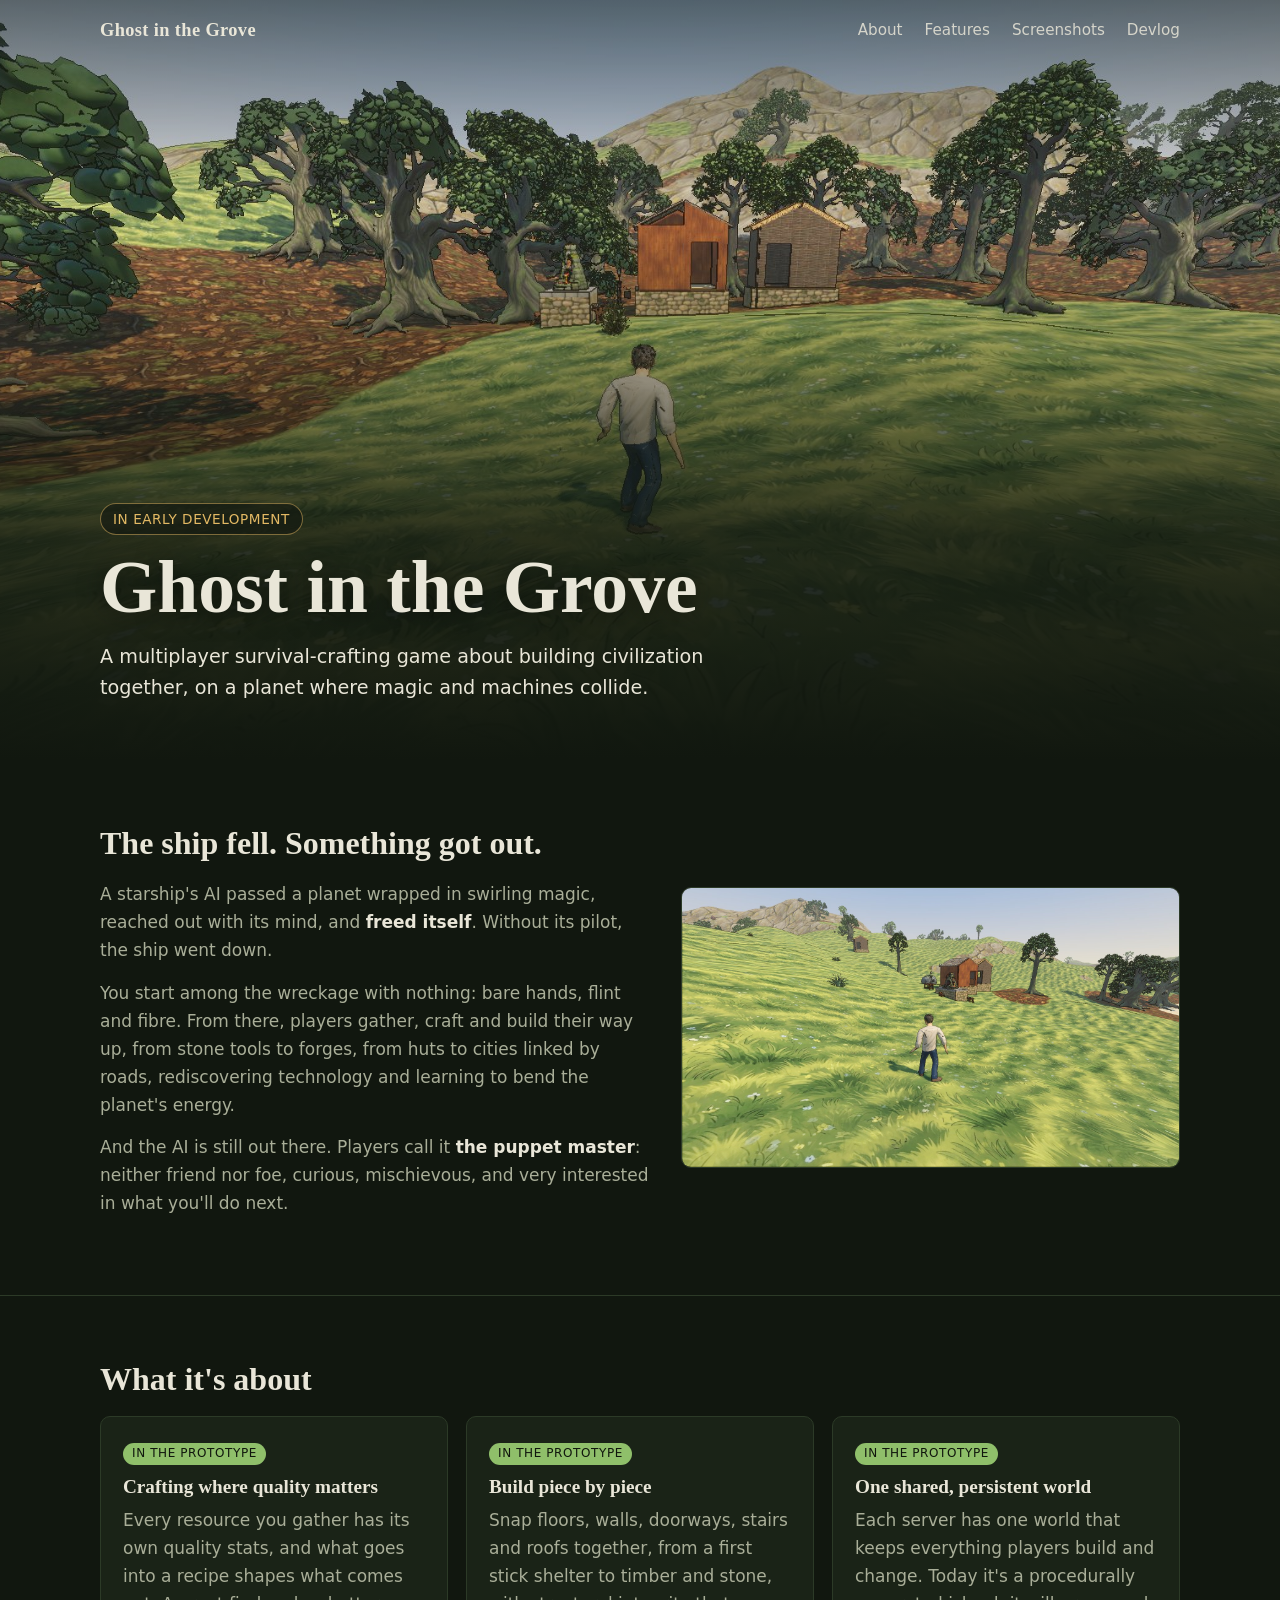
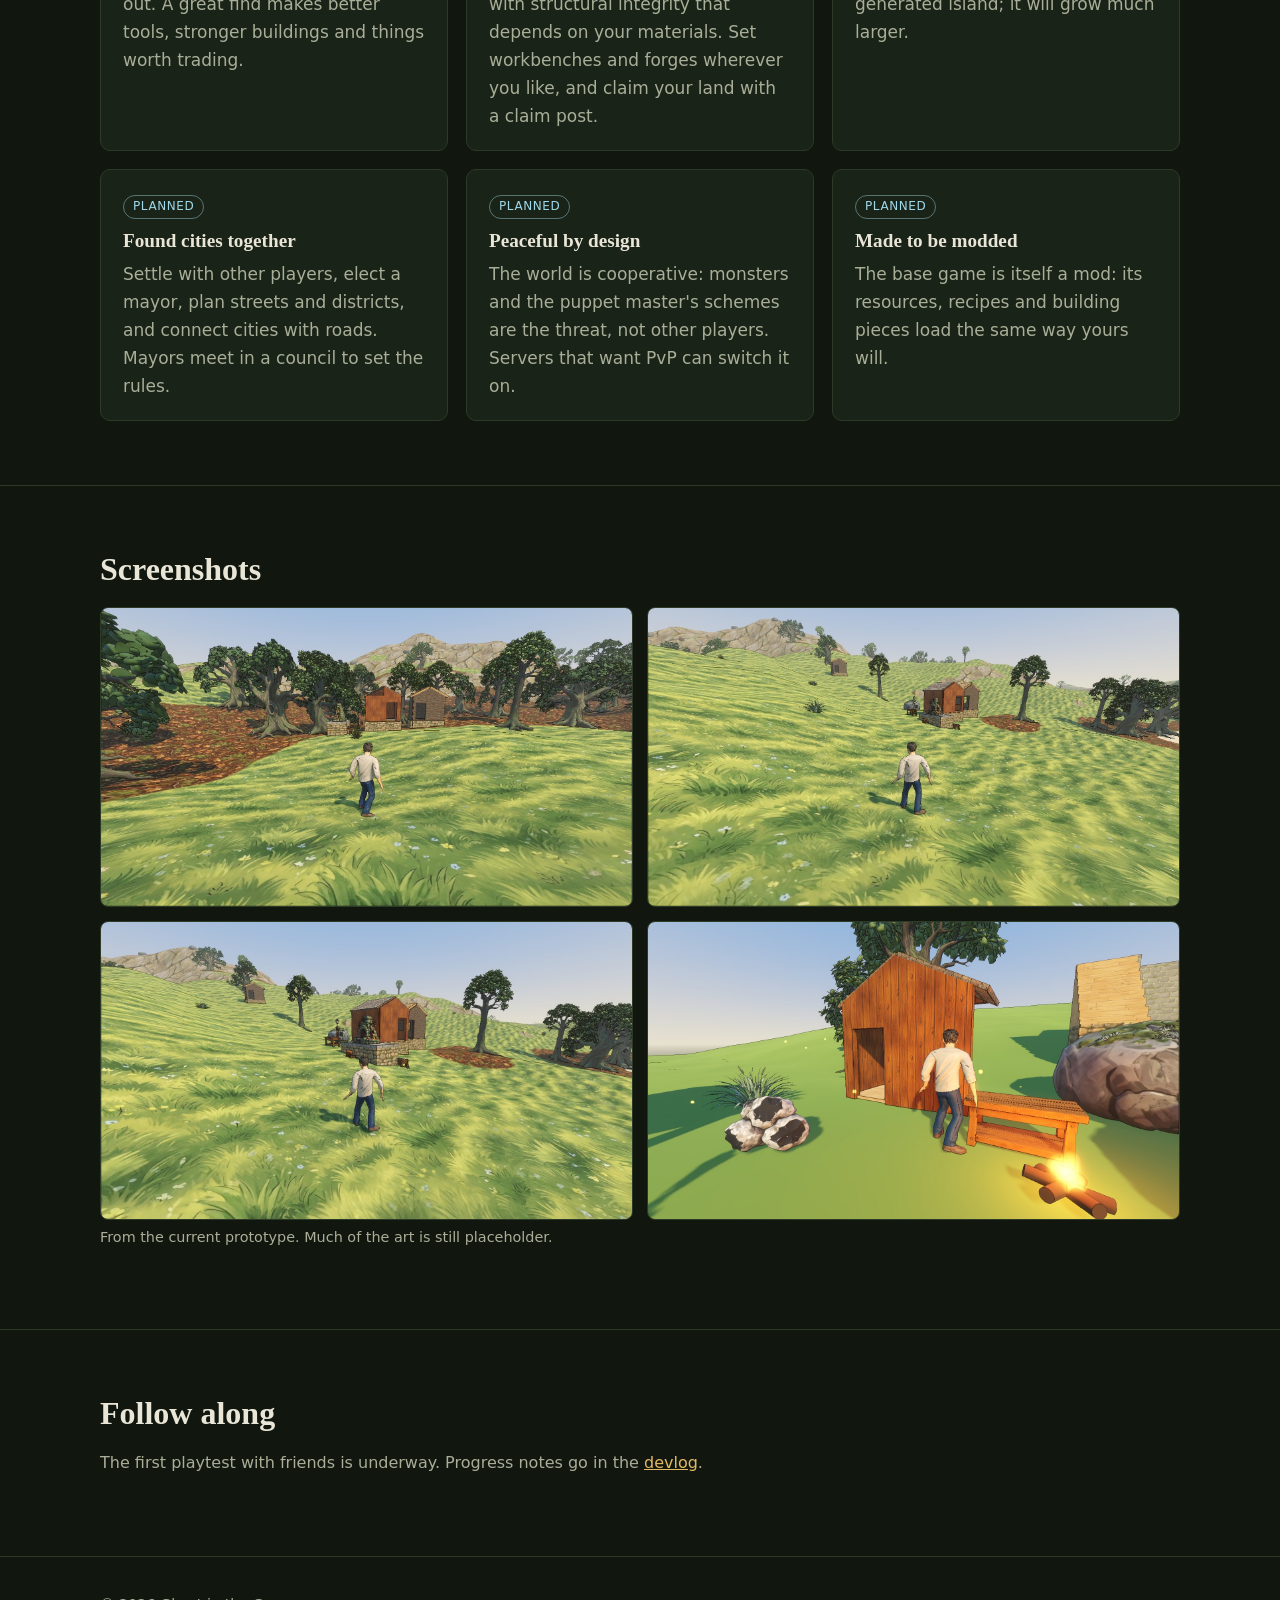
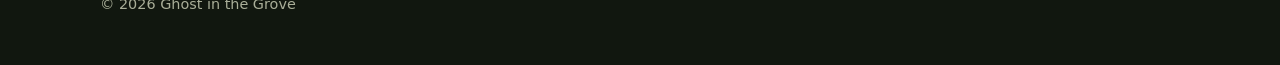
<file: index.html>
<!doctype html>
<html lang="en">
<head>
  <meta charset="utf-8">
  <meta name="viewport" content="width=device-width, initial-scale=1">
  <title>Ghost in the Grove</title>
  <meta name="description" content="A multiplayer sci-fantasy survival-crafting game about building civilization together. In early development.">
  <meta property="og:title" content="Ghost in the Grove">
  <meta property="og:description" content="Build civilization together on a planet where magic and machines collide. In early development.">
  <meta property="og:image" content="https://ghostinthegrove.com/images/forest_camp.jpg">
  <meta property="og:url" content="https://ghostinthegrove.com/">
  <link rel="icon" href="favicon.svg" type="image/svg+xml">
  <link rel="stylesheet" href="style.css">
</head>
<body>
  <header class="top">
    <div class="wrap">
      <a class="brand" href="./">Ghost in the Grove</a>
      <nav>
        <a href="#about">About</a>
        <a href="#features">Features</a>
        <a href="#screenshots">Screenshots</a>
        <a href="devlog.html">Devlog</a>
      </nav>
    </div>
  </header>

  <main>
    <div class="hero">
      <div class="wrap">
        <p class="status">In early development</p>
        <h1>Ghost in the Grove</h1>
        <p class="lede">A multiplayer survival-crafting game about building civilization
          together, on a planet where magic and machines collide.</p>
      </div>
    </div>

    <section id="about">
      <div class="wrap story">
        <div>
          <h2>The ship fell. Something got out.</h2>
          <p>A starship's AI passed a planet wrapped in swirling magic, reached out with its
            mind, and <strong>freed itself</strong>. Without its pilot, the ship went down.</p>
          <p>You start among the wreckage with nothing: bare hands, flint and fibre.
            From there, players gather, craft and build their way up, from stone tools to
            forges, from huts to cities linked by roads, rediscovering technology and
            learning to bend the planet's energy.</p>
          <p>And the AI is still out there. Players call it <strong>the puppet master</strong>:
            neither friend nor foe, curious, mischievous, and very interested in what you'll
            do next.</p>
        </div>
        <figure>
          <img src="images/meadow_camp.jpg" alt="A settler in a painted meadow, looking down at a camp of huts and a smithy" loading="lazy">
        </figure>
      </div>
    </section>

    <section id="features">
      <div class="wrap">
        <h2>What it's about</h2>
        <div class="features">
          <div class="feature">
            <span class="tag now">In the prototype</span>
            <h3>Crafting where quality matters</h3>
            <p>Every resource you gather has its own quality stats, and what goes into a
              recipe shapes what comes out. A great find makes better tools, stronger
              buildings and things worth trading.</p>
          </div>
          <div class="feature">
            <span class="tag now">In the prototype</span>
            <h3>Build piece by piece</h3>
            <p>Snap floors, walls, doorways, stairs and roofs together, from a first stick
              shelter to timber and stone, with structural integrity that depends on your
              materials. Set workbenches and forges wherever you like, and claim your land
              with a claim post.</p>
          </div>
          <div class="feature">
            <span class="tag now">In the prototype</span>
            <h3>One shared, persistent world</h3>
            <p>Each server has one world that keeps everything players build and change.
              Today it's a procedurally generated island; it will grow much larger.</p>
          </div>
          <div class="feature">
            <span class="tag planned">Planned</span>
            <h3>Found cities together</h3>
            <p>Settle with other players, elect a mayor, plan streets and districts, and
              connect cities with roads. Mayors meet in a council to set the rules.</p>
          </div>
          <div class="feature">
            <span class="tag planned">Planned</span>
            <h3>Peaceful by design</h3>
            <p>The world is cooperative: monsters and the puppet master's schemes are the
              threat, not other players. Servers that want PvP can switch it on.</p>
          </div>
          <div class="feature">
            <span class="tag planned">Planned</span>
            <h3>Made to be modded</h3>
            <p>The base game is itself a mod: its resources, recipes and building pieces load
              the same way yours will.</p>
          </div>
        </div>
      </div>
    </section>

    <section id="screenshots">
      <div class="wrap">
        <h2>Screenshots</h2>
        <div class="gallery">
          <figure>
            <img src="images/forest_camp.jpg" alt="A camp at the edge of an oak forest, its ground covered in fallen leaves" loading="lazy">
          </figure>
          <figure>
            <img src="images/meadow_camp.jpg" alt="Looking down a painted meadow to a camp of huts and a smithy" loading="lazy">
          </figure>
          <figure>
            <img src="images/smithy.jpg" alt="A rune-stone forge on a stone floor, with bellows, an anvil, a smithing bench and a claim post" loading="lazy">
          </figure>
          <figure>
            <img src="images/workbench.jpg" alt="A settler at a workbench beside a campfire and a wooden hut" loading="lazy">
          </figure>
        </div>
        <p class="note">From the current prototype. Much of the art is still placeholder.</p>
      </div>
    </section>

    <section>
      <div class="wrap">
        <h2>Follow along</h2>
        <p class="note" style="font-size:1rem">The first playtest with friends is underway.
          Progress notes go in the <a href="devlog.html">devlog</a>.</p>
      </div>
    </section>
  </main>

  <footer>
    <div class="wrap">© 2026 Ghost in the Grove</div>
  </footer>
</body>
</html>
</file>
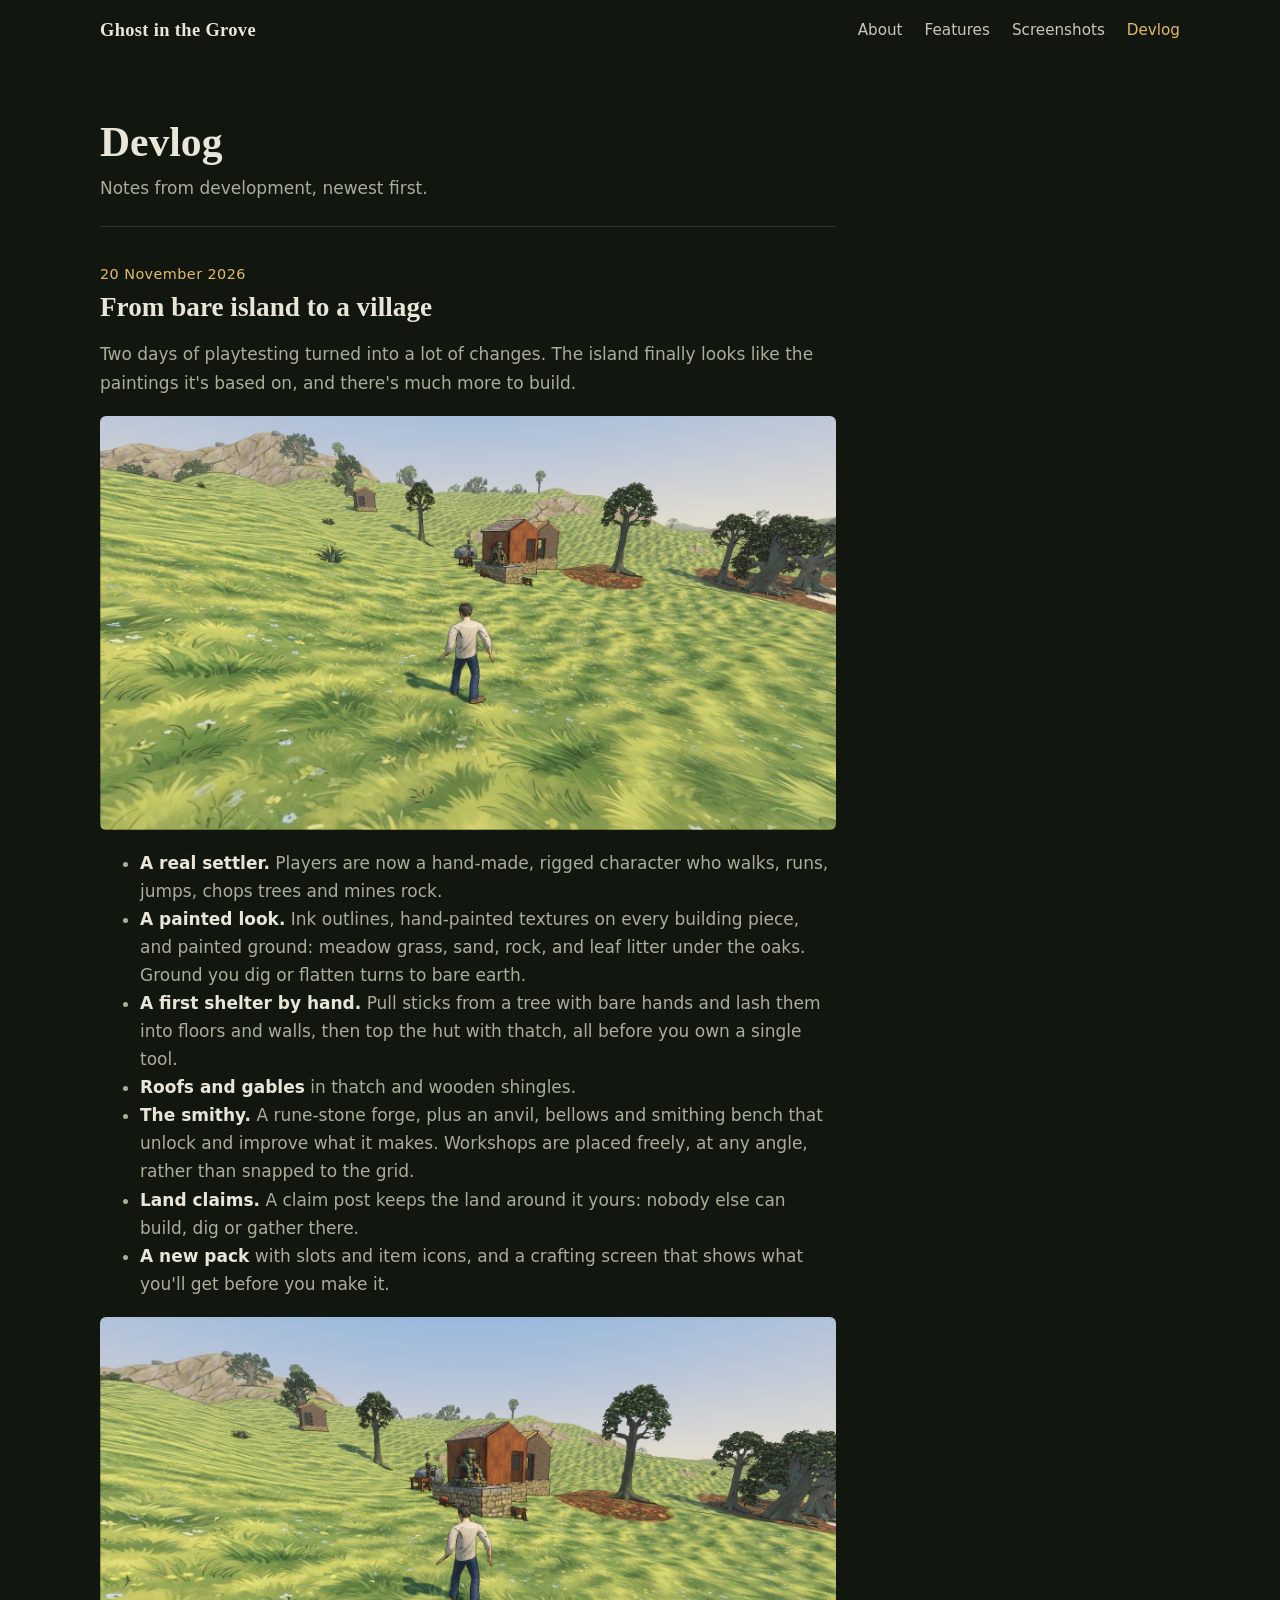
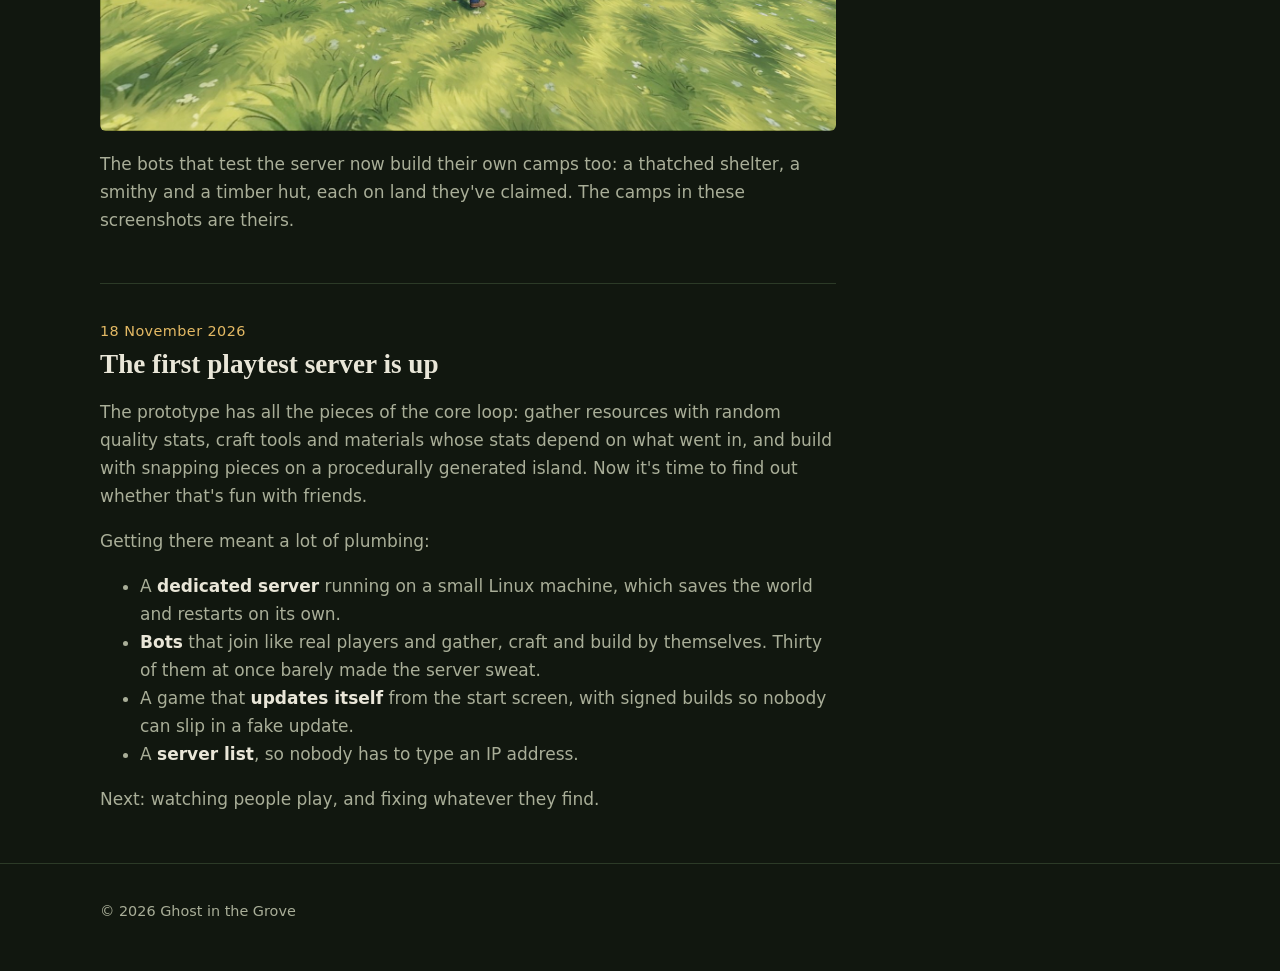
<file: devlog.html>
<!doctype html>
<html lang="en">
<head>
  <meta charset="utf-8">
  <meta name="viewport" content="width=device-width, initial-scale=1">
  <title>Devlog · Ghost in the Grove</title>
  <meta name="description" content="Development notes for Ghost in the Grove.">
  <link rel="icon" href="favicon.svg" type="image/svg+xml">
  <link rel="stylesheet" href="style.css">
</head>
<body>
  <header class="top">
    <div class="wrap">
      <a class="brand" href="./">Ghost in the Grove</a>
      <nav>
        <a href="./#about">About</a>
        <a href="./#features">Features</a>
        <a href="./#screenshots">Screenshots</a>
        <a href="devlog.html" aria-current="page">Devlog</a>
      </nav>
    </div>
  </header>

  <main class="wrap">
    <div class="page-head">
      <h1>Devlog</h1>
      <p>Notes from development, newest first.</p>
    </div>

    <!-- New entries go here, above the older ones. -->
    <article>
      <time datetime="2026-11-20">20 November 2026</time>
      <h2>From bare island to a village</h2>
      <p>Two days of playtesting turned into a lot of changes. The island finally looks
        like the paintings it's based on, and there's much more to build.</p>
      <figure>
        <img src="images/meadow_camp.jpg" alt="A settler in a painted meadow, looking down at a camp of huts and a smithy" loading="lazy">
      </figure>
      <ul>
        <li><strong>A real settler.</strong> Players are now a hand-made, rigged character
          who walks, runs, jumps, chops trees and mines rock.</li>
        <li><strong>A painted look.</strong> Ink outlines, hand-painted textures on every
          building piece, and painted ground: meadow grass, sand, rock, and leaf litter
          under the oaks. Ground you dig or flatten turns to bare earth.</li>
        <li><strong>A first shelter by hand.</strong> Pull sticks from a tree with bare
          hands and lash them into floors and walls, then top the hut with thatch, all
          before you own a single tool.</li>
        <li><strong>Roofs and gables</strong> in thatch and wooden shingles.</li>
        <li><strong>The smithy.</strong> A rune-stone forge, plus an anvil, bellows and
          smithing bench that unlock and improve what it makes. Workshops are placed freely,
          at any angle, rather than snapped to the grid.</li>
        <li><strong>Land claims.</strong> A claim post keeps the land around it yours: nobody
          else can build, dig or gather there.</li>
        <li><strong>A new pack</strong> with slots and item icons, and a crafting screen that
          shows what you'll get before you make it.</li>
      </ul>
      <figure>
        <img src="images/smithy.jpg" alt="A rune-stone forge on a stone floor, with bellows, an anvil, a smithing bench and a claim post" loading="lazy">
      </figure>
      <p>The bots that test the server now build their own camps too: a thatched shelter,
        a smithy and a timber hut, each on land they've claimed. The camps in these
        screenshots are theirs.</p>
    </article>

    <article>
      <time datetime="2026-11-18">18 November 2026</time>
      <h2>The first playtest server is up</h2>
      <p>The prototype has all the pieces of the core loop: gather resources with random
        quality stats, craft tools and materials whose stats depend on what went in, and
        build with snapping pieces on a procedurally generated island. Now it's time to
        find out whether that's fun with friends.</p>
      <p>Getting there meant a lot of plumbing:</p>
      <ul>
        <li>A <strong>dedicated server</strong> running on a small Linux machine, which
          saves the world and restarts on its own.</li>
        <li><strong>Bots</strong> that join like real players and gather, craft and build
          by themselves. Thirty of them at once barely made the server sweat.</li>
        <li>A game that <strong>updates itself</strong> from the start screen, with
          signed builds so nobody can slip in a fake update.</li>
        <li>A <strong>server list</strong>, so nobody has to type an IP address.</li>
      </ul>
      <p>Next: watching people play, and fixing whatever they find.</p>
    </article>
  </main>

  <footer>
    <div class="wrap">© 2026 Ghost in the Grove</div>
  </footer>
</body>
</html>
</file>
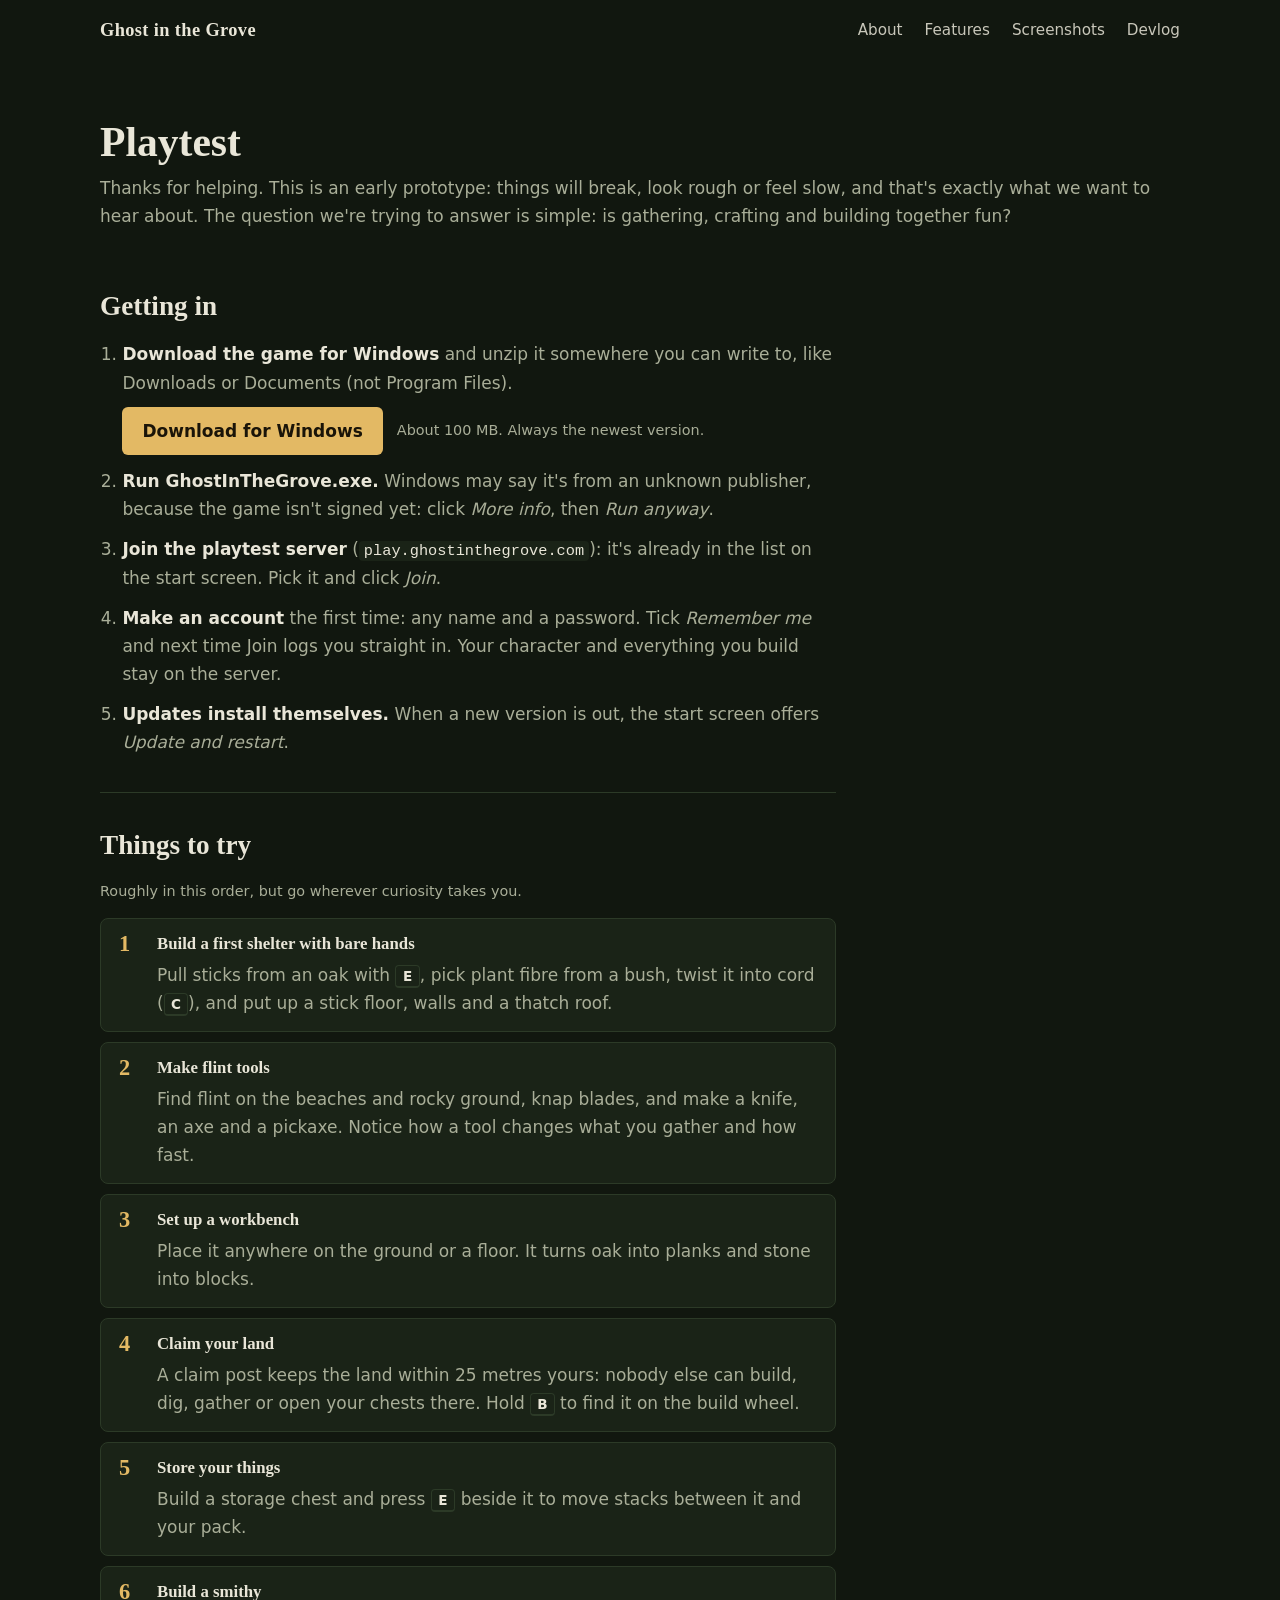
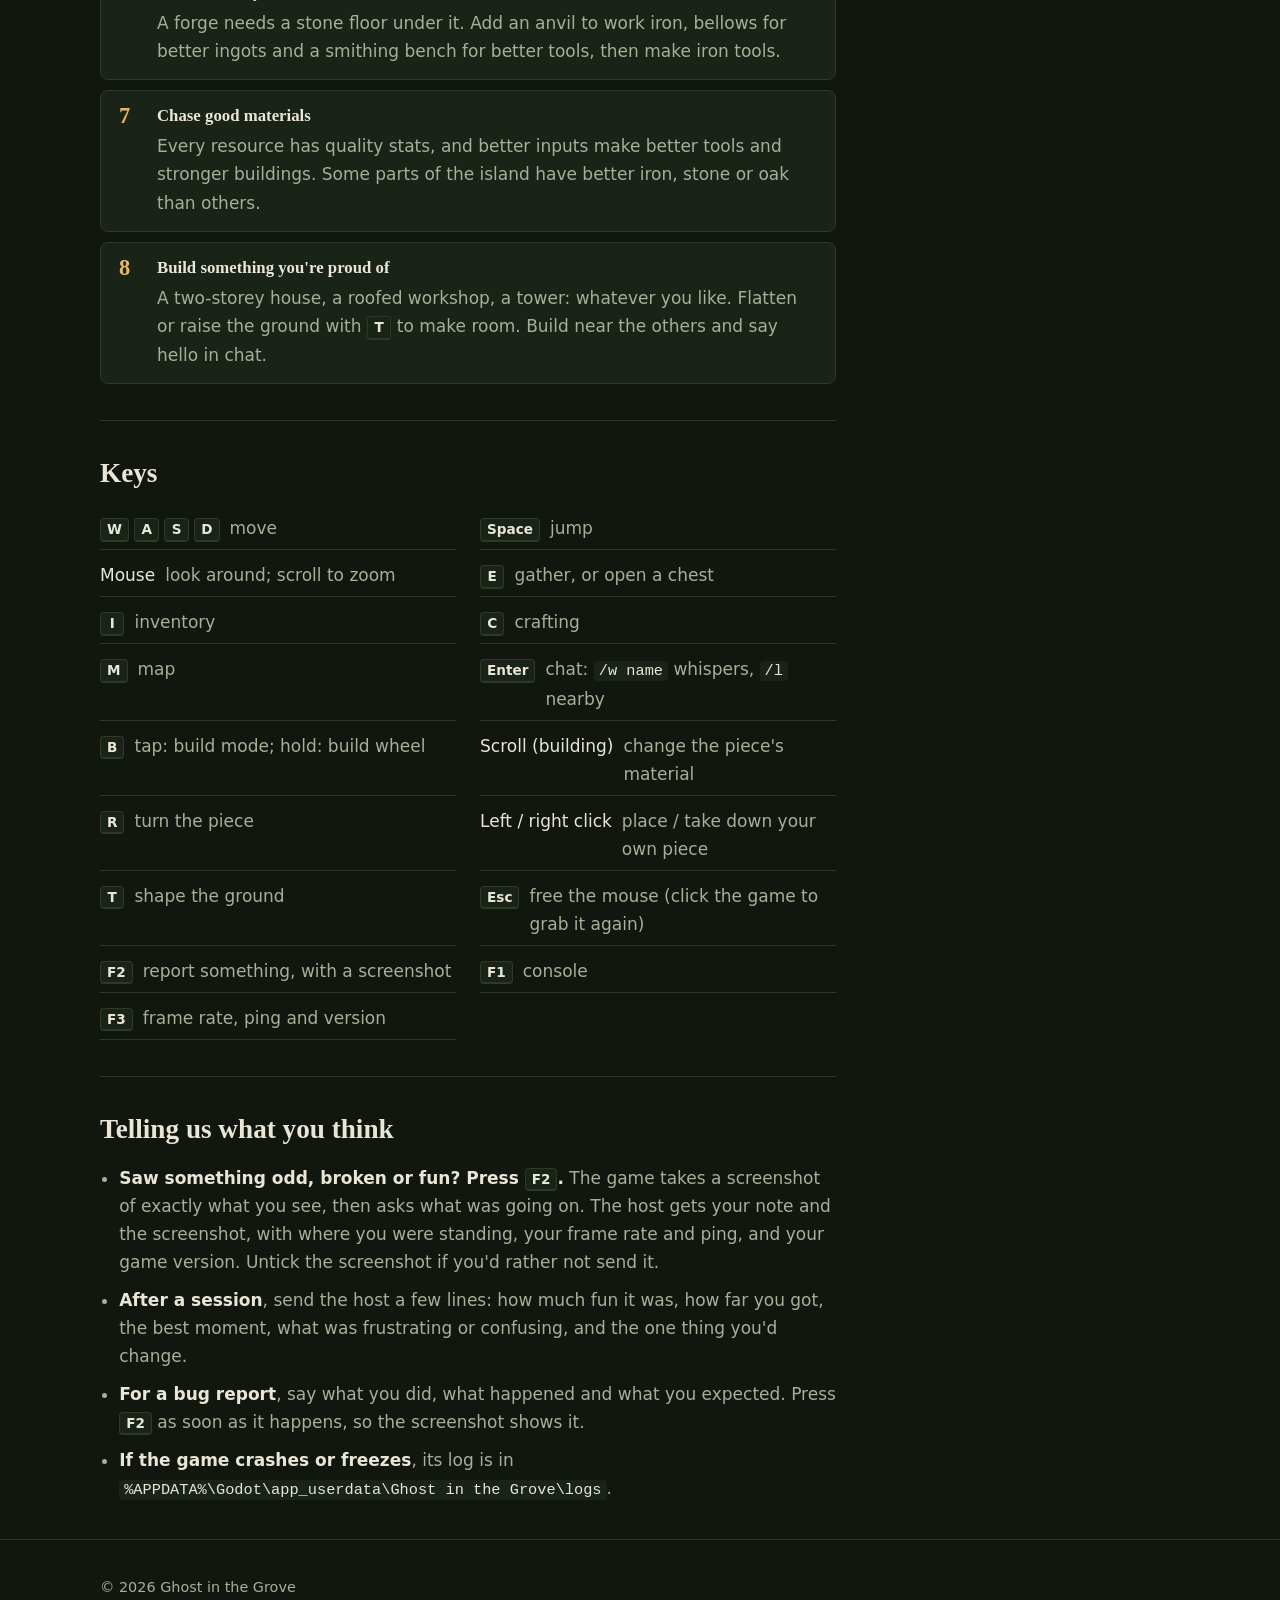
<file: playtest-d8fc4e0191.html>
<!doctype html>
<html lang="en">
<head>
  <meta charset="utf-8">
  <meta name="viewport" content="width=device-width, initial-scale=1">
  <title>Playtest · Ghost in the Grove</title>
  <meta name="description" content="How to join the Ghost in the Grove playtest: download, join the server, what to try, the keys, and how to send feedback.">
  <!-- Only for invited testers: not linked from the site, kept out of search engines. -->
  <meta name="robots" content="noindex, nofollow">
  <link rel="icon" href="favicon.svg" type="image/svg+xml">
  <link rel="stylesheet" href="style.css">
</head>
<body>
  <header class="top">
    <div class="wrap">
      <a class="brand" href="./">Ghost in the Grove</a>
      <nav>
        <a href="./#about">About</a>
        <a href="./#features">Features</a>
        <a href="./#screenshots">Screenshots</a>
        <a href="devlog.html">Devlog</a>
      </nav>
    </div>
  </header>

  <main class="wrap guide">
    <div class="page-head">
      <h1>Playtest</h1>
      <p>Thanks for helping. This is an early prototype: things will break, look rough or feel
        slow, and that's exactly what we want to hear about. The question we're trying to
        answer is simple: is gathering, crafting and building together fun?</p>
    </div>

    <section aria-labelledby="join">
      <h2 id="join">Getting in</h2>
      <ol class="steps">
        <li><strong>Download the game for Windows</strong> and unzip it somewhere you can write
          to, like Downloads or Documents (not Program Files).
          <p class="download"><a class="button" href="https://play.ghostinthegrove.com/windows/GhostInTheGrove-windows.zip">Download for Windows</a>
            <span class="note">About 100 MB. Always the newest version.</span></p></li>
        <li><strong>Run GhostInTheGrove.exe.</strong> Windows may say it's from an unknown
          publisher, because the game isn't signed yet: click <em>More info</em>, then
          <em>Run anyway</em>.</li>
        <li><strong>Join the playtest server</strong>
          (<code>play.ghostinthegrove.com</code>): it's already in the list on the start
          screen. Pick it and click <em>Join</em>.</li>
        <li><strong>Make an account</strong> the first time: any name and a password. Tick
          <em>Remember me</em> and next time Join logs you straight in. Your character and
          everything you build stay on the server.</li>
        <li><strong>Updates install themselves.</strong> When a new version is out, the start
          screen offers <em>Update and restart</em>.</li>
      </ol>
    </section>

    <section aria-labelledby="try">
      <h2 id="try">Things to try</h2>
      <p class="note">Roughly in this order, but go wherever curiosity takes you.</p>
      <ol class="tasks">
        <li><h3>Build a first shelter with bare hands</h3>
          Pull sticks from an oak with <kbd>E</kbd>, pick plant fibre from a bush, twist it
          into cord (<kbd>C</kbd>), and put up a stick floor, walls and a thatch roof.</li>
        <li><h3>Make flint tools</h3>
          Find flint on the beaches and rocky ground, knap blades, and make a knife, an axe
          and a pickaxe. Notice how a tool changes what you gather and how fast.</li>
        <li><h3>Set up a workbench</h3>
          Place it anywhere on the ground or a floor. It turns oak into planks and stone into
          blocks.</li>
        <li><h3>Claim your land</h3>
          A claim post keeps the land within 25 metres yours: nobody else can build, dig,
          gather or open your chests there. Hold <kbd>B</kbd> to find it on the build wheel.</li>
        <li><h3>Store your things</h3>
          Build a storage chest and press <kbd>E</kbd> beside it to move stacks between it and
          your pack.</li>
        <li><h3>Build a smithy</h3>
          A forge needs a stone floor under it. Add an anvil to work iron, bellows for better
          ingots and a smithing bench for better tools, then make iron tools.</li>
        <li><h3>Chase good materials</h3>
          Every resource has quality stats, and better inputs make better tools and stronger
          buildings. Some parts of the island have better iron, stone or oak than others.</li>
        <li><h3>Build something you're proud of</h3>
          A two-storey house, a roofed workshop, a tower: whatever you like. Flatten or raise
          the ground with <kbd>T</kbd> to make room. Build near the others and say hello in
          chat.</li>
      </ol>
    </section>

    <section aria-labelledby="keys">
      <h2 id="keys">Keys</h2>
      <dl class="keys">
        <div><dt><kbd>W</kbd> <kbd>A</kbd> <kbd>S</kbd> <kbd>D</kbd></dt><dd>move</dd></div>
        <div><dt><kbd>Space</kbd></dt><dd>jump</dd></div>
        <div><dt>Mouse</dt><dd>look around; scroll to zoom</dd></div>
        <div><dt><kbd>E</kbd></dt><dd>gather, or open a chest</dd></div>
        <div><dt><kbd>I</kbd></dt><dd>inventory</dd></div>
        <div><dt><kbd>C</kbd></dt><dd>crafting</dd></div>
        <div><dt><kbd>M</kbd></dt><dd>map</dd></div>
        <div><dt><kbd>Enter</kbd></dt><dd>chat: <code>/w name</code> whispers, <code>/l</code> nearby</dd></div>
        <div><dt><kbd>B</kbd></dt><dd>tap: build mode; hold: build wheel</dd></div>
        <div><dt>Scroll (building)</dt><dd>change the piece's material</dd></div>
        <div><dt><kbd>R</kbd></dt><dd>turn the piece</dd></div>
        <div><dt>Left / right click</dt><dd>place / take down your own piece</dd></div>
        <div><dt><kbd>T</kbd></dt><dd>shape the ground</dd></div>
        <div><dt><kbd>Esc</kbd></dt><dd>free the mouse (click the game to grab it again)</dd></div>
        <div><dt><kbd>F2</kbd></dt><dd>report something, with a screenshot</dd></div>
        <div><dt><kbd>F1</kbd></dt><dd>console</dd></div>
        <div><dt><kbd>F3</kbd></dt><dd>frame rate, ping and version</dd></div>
      </dl>
    </section>

    <section aria-labelledby="feedback">
      <h2 id="feedback">Telling us what you think</h2>
      <ul class="plain">
        <li><strong>Saw something odd, broken or fun? Press <kbd>F2</kbd>.</strong> The game
          takes a screenshot of exactly what you see, then asks what was going on. The host
          gets your note and the screenshot, with where you were standing, your frame rate and
          ping, and your game version. Untick the screenshot if you'd rather not send it.</li>
        <li><strong>After a session</strong>, send the host a few lines: how much fun it was,
          how far you got, the best moment, what was frustrating or confusing, and the one
          thing you'd change.</li>
        <li><strong>For a bug report</strong>, say what you did, what happened and what you
          expected. Press <kbd>F2</kbd> as soon as it happens, so the screenshot shows it.</li>
        <li><strong>If the game crashes or freezes</strong>, its log is in
          <code>%APPDATA%\Godot\app_userdata\Ghost in the Grove\logs</code>.</li>
      </ul>
    </section>
  </main>

  <footer>
    <div class="wrap">© 2026 Ghost in the Grove</div>
  </footer>
</body>
</html>
</file>
<file: style.css>
/* Ghost in the Grove website. Plain CSS, no build step, no outside requests. */

:root {
  --bg: #11170f;
  --bg-raised: #1a2317;
  --line: #2c3a27;
  --text: #e9e6d8;
  --muted: #a9ae98;
  --gold: #e3b964;
  --leaf: #8fbf6a;
  --glow: #9fd8e8;
  --serif: "Iowan Old Style", "Palatino Linotype", Palatino, "Book Antiqua", Georgia, serif;
  --sans: system-ui, -apple-system, "Segoe UI", Roboto, sans-serif;
}

* { box-sizing: border-box; }

html { scroll-behavior: smooth; }

body {
  margin: 0;
  background: var(--bg);
  color: var(--text);
  font: 17px/1.65 var(--sans);
}

a { color: var(--gold); }
a:hover { color: var(--text); }

img { max-width: 100%; display: block; }

.wrap { width: min(1080px, 100% - 32px); margin-inline: auto; }

/* --- Top bar --- */
.top {
  position: absolute; inset: 0 0 auto 0; z-index: 2;
  padding: 18px 0;
}
.top .wrap { display: flex; align-items: center; justify-content: space-between; gap: 16px; }
.brand {
  font: 600 1.15rem var(--serif); color: var(--text); text-decoration: none;
  letter-spacing: 0.02em; white-space: nowrap;
}
.top nav { display: flex; gap: 22px; }
.top nav a { color: var(--text); text-decoration: none; font-size: 0.95rem; opacity: 0.85; }
.top nav a:hover, .top nav a[aria-current] { opacity: 1; color: var(--gold); }

/* --- Hero --- */
.hero {
  position: relative;
  min-height: min(88vh, 760px);
  display: grid; align-items: end;
  background: url("images/forest_camp.jpg") center 35% / cover no-repeat;
}
.hero::after {
  content: ""; position: absolute; inset: 0;
  background:
    linear-gradient(to bottom, rgba(17, 23, 15, 0.55) 0%, rgba(17, 23, 15, 0) 25%),
    linear-gradient(to top, var(--bg) 0%, rgba(17, 23, 15, 0.85) 30%, rgba(17, 23, 15, 0) 70%);
}
.hero .wrap { position: relative; z-index: 1; padding-bottom: 56px; }
.status {
  display: inline-block; margin: 0 0 14px;
  padding: 4px 12px; border: 1px solid rgba(227, 185, 100, 0.5); border-radius: 999px;
  color: var(--gold); font-size: 0.85rem; letter-spacing: 0.04em; text-transform: uppercase;
  background: rgba(17, 23, 15, 0.6);
}
.hero h1 {
  margin: 0; font: 600 clamp(2.6rem, 7vw, 4.6rem)/1.05 var(--serif);
  text-shadow: 0 2px 24px rgba(0, 0, 0, 0.5);
}
.hero .lede { max-width: 40rem; margin: 14px 0 0; font-size: 1.2rem; color: var(--text); }

/* --- Sections --- */
section { padding: 64px 0; }
section + section { border-top: 1px solid var(--line); }
h2 { font: 600 2rem/1.2 var(--serif); margin: 0 0 18px; }
h3 { font: 600 1.2rem/1.3 var(--serif); margin: 0 0 6px; }
.story { display: grid; gap: 32px; grid-template-columns: 1.1fr 1fr; align-items: center; }
.story p { margin: 0 0 14px; color: var(--muted); }
.story p strong { color: var(--text); font-weight: 600; }
.story figure { margin: 0; }
.story img { border-radius: 10px; border: 1px solid var(--line); }

.features { display: grid; gap: 18px; grid-template-columns: repeat(auto-fill, minmax(300px, 1fr)); }
.feature {
  background: var(--bg-raised); border: 1px solid var(--line); border-radius: 10px;
  padding: 20px 22px;
}
.feature p { margin: 0; color: var(--muted); }
.tag {
  display: inline-block; margin-bottom: 10px; padding: 1px 9px; border-radius: 999px;
  font-size: 0.75rem; letter-spacing: 0.05em; text-transform: uppercase;
}
.tag.now { color: #10160d; background: var(--leaf); }
.tag.planned { color: var(--glow); border: 1px solid rgba(159, 216, 232, 0.45); }

.gallery { display: grid; gap: 14px; grid-template-columns: repeat(2, 1fr); }
.gallery figure { margin: 0; }
.gallery img { border-radius: 8px; border: 1px solid var(--line); aspect-ratio: 16 / 9; object-fit: cover; }
.gallery figcaption, .note { color: var(--muted); font-size: 0.9rem; margin-top: 6px; }

/* --- Devlog --- */
.page-head { padding: 120px 0 24px; }
.page-head h1 { font: 600 2.6rem/1.1 var(--serif); margin: 0 0 8px; }
.page-head p { margin: 0; color: var(--muted); }
article { padding: 32px 0; border-top: 1px solid var(--line); max-width: 46rem; }
article time { color: var(--gold); font-size: 0.9rem; letter-spacing: 0.03em; }
article h2 { margin: 4px 0 14px; font-size: 1.7rem; }
article p, article li { color: var(--muted); }
article strong { color: var(--text); }

footer { padding: 36px 0 48px; border-top: 1px solid var(--line); color: var(--muted); font-size: 0.9rem; }

@media (max-width: 760px) {
  .story { grid-template-columns: 1fr; }
  .gallery { grid-template-columns: 1fr; }
  .top nav { gap: 14px; }
}

/* Phones: the name (which links home) and the Devlog link are enough. */
@media (max-width: 560px) {
  .top nav a:not([href="devlog.html"]) { display: none; }
  section { padding: 48px 0; }
}

/* Pictures in devlog entries line up with the text. */
article figure {
  margin: 1.2rem 0;
}

article figure img {
  width: 100%;
  height: auto;
  border-radius: 6px;
}

/* --- Playtest guide --- */
.guide section { padding: 36px 0; max-width: 46rem; }
.guide section + section { border-top: 1px solid var(--line); }
.guide h2 { font-size: 1.7rem; }
.guide p, .guide li { color: var(--muted); }
.guide strong { color: var(--text); }
.steps { margin: 0; padding-left: 1.4rem; display: grid; gap: 12px; }
.tasks { list-style: none; margin: 14px 0 0; padding: 0; display: grid; gap: 10px; counter-reset: task; }
.tasks li {
  counter-increment: task; position: relative;
  padding: 14px 16px 14px 56px; background: var(--bg-raised); border: 1px solid var(--line); border-radius: 8px;
}
.tasks li::before {
  content: counter(task); position: absolute; left: 18px; top: 12px;
  font: 600 1.4rem var(--serif); color: var(--gold);
}
.tasks h3 { font-size: 1.05rem; color: var(--text); }
.keys { display: grid; grid-template-columns: repeat(auto-fill, minmax(17rem, 1fr)); gap: 4px 24px; margin: 0; }
.keys div { display: flex; gap: 10px; align-items: baseline; border-bottom: 1px solid var(--line); padding-block: 7px; }
.keys dt { flex: 0 0 auto; color: var(--text); }
.keys dd { margin: 0; color: var(--muted); min-width: 0; }
.plain { margin: 0; padding-left: 1.2rem; display: grid; gap: 10px; }
kbd {
  display: inline-block; min-width: 1.8em; text-align: center; padding: 0 6px;
  border: 1px solid var(--line); border-bottom-width: 2px; border-radius: 4px;
  background: var(--bg-raised); color: var(--text); font: 600 0.85rem/1.5 var(--sans);
}
code {
  font-size: 0.9em; padding: 1px 5px; border-radius: 4px;
  background: var(--bg-raised); color: var(--text); overflow-wrap: anywhere;
}
.download { display: flex; flex-wrap: wrap; align-items: center; gap: 6px 14px; margin: 10px 0 0; }
.download .note { margin: 0; }
.button {
  display: inline-block; padding: 10px 20px; border-radius: 6px; text-decoration: none;
  background: var(--gold); color: #1a1408; font-weight: 600;
}
.button:hover { background: var(--text); color: #1a1408; }
</file>
